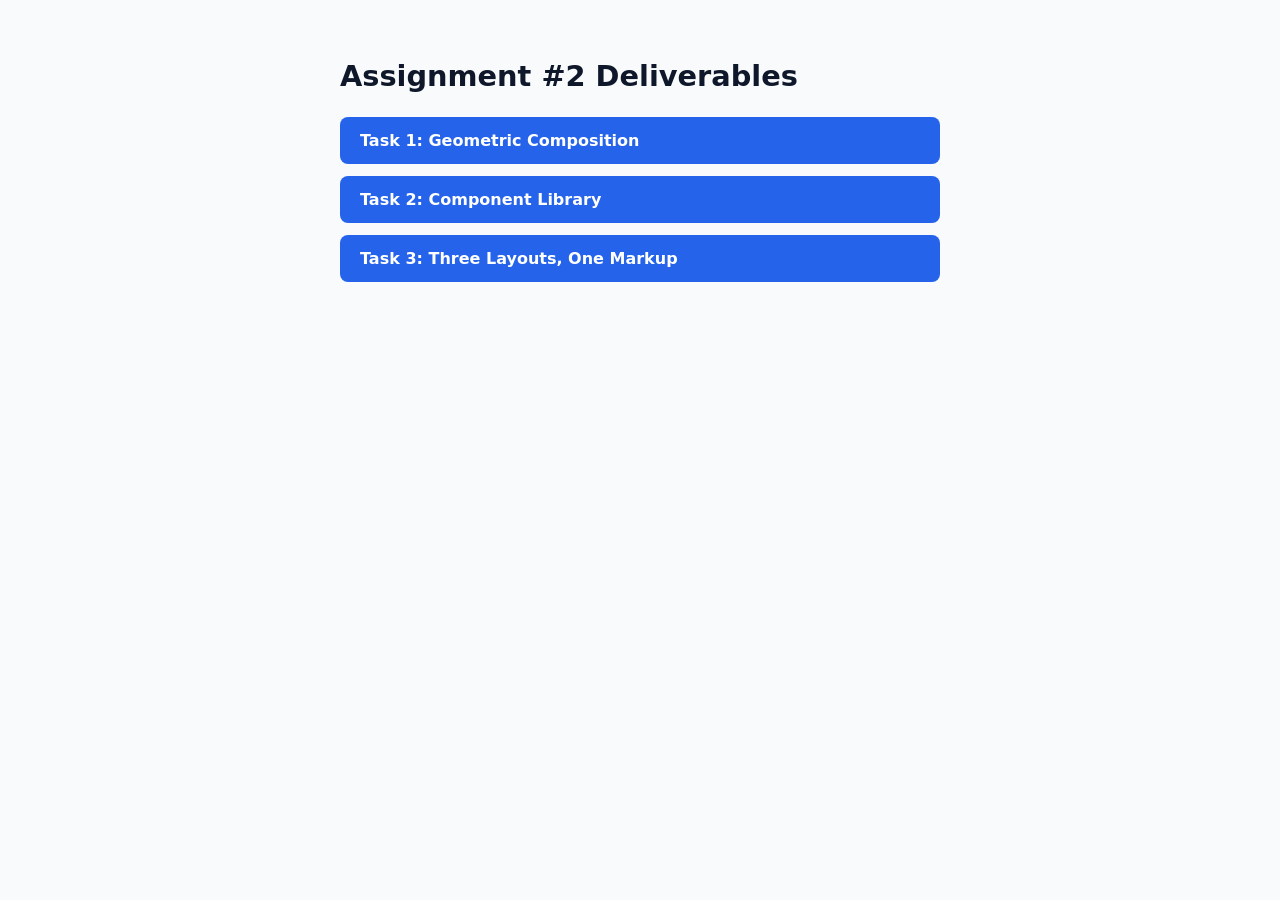
<file: index.html>
<!DOCTYPE html>
<html lang="ru">
<head>
  <meta charset="UTF-8">
  <meta name="viewport" content="width=device-width, initial-scale=1.0">
  <title>Assignment 2 Navigation</title>
  <style>
    body {
      font-family: system-ui, -apple-system, sans-serif;
      padding: 40px;
      background-color: #f8fafc;
      color: #0f172a;
      max-width: 600px;
      margin: 0 auto;
    }
    h1 {
      font-size: 1.8rem;
      margin-bottom: 24px;
    }
    ul {
      list-style: none;
      padding: 0;
    }
    li {
      margin-bottom: 12px;
    }
    a {
      display: block;
      padding: 14px 20px;
      background-color: #2563eb;
      color: white;
      text-decoration: none;
      border-radius: 8px;
      font-weight: 600;
      transition: background-color 0.2s;
    }
    a:hover {
      background-color: #1d4ed8;
    }
  </style>
</head>
<body>

  <h1>Assignment #2 Deliverables</h1>
  
  <ul>
    <li><a href="task1.html">Task 1: Geometric Composition</a></li>
    <li><a href="task2.html">Task 2: Component Library</a></li>
    <li><a href="task3.html">Task 3: Three Layouts, One Markup</a></li>
  </ul>

</body>
</html>
</file>
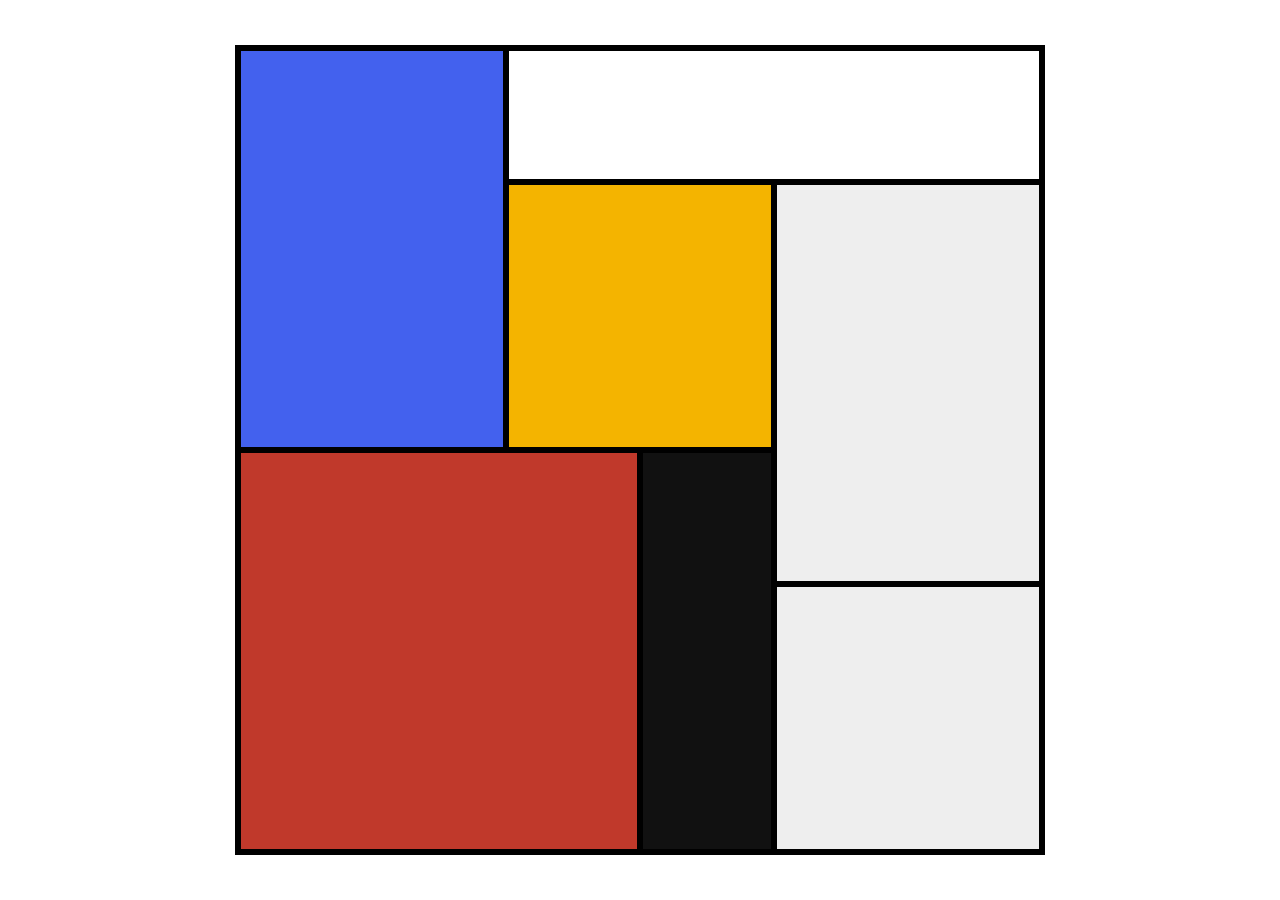
<file: task1.html>
<!DOCTYPE html>
<html lang="ru">
<head>
  <meta charset="UTF-8">
  <title>Task 1 — Grid Composition</title>
  <link rel="stylesheet" href="style.css">
</head>
<body>

  <div class="grid-art">
    <div class="blue"></div>
    <div class="gray-top"></div>
    <div class="yellow"></div>
    <div class="gray1"></div>
    <div class="red"></div>
    <div class="black"></div>
    <div class="gray2"></div>
  </div>

</body>
</html>
</file>
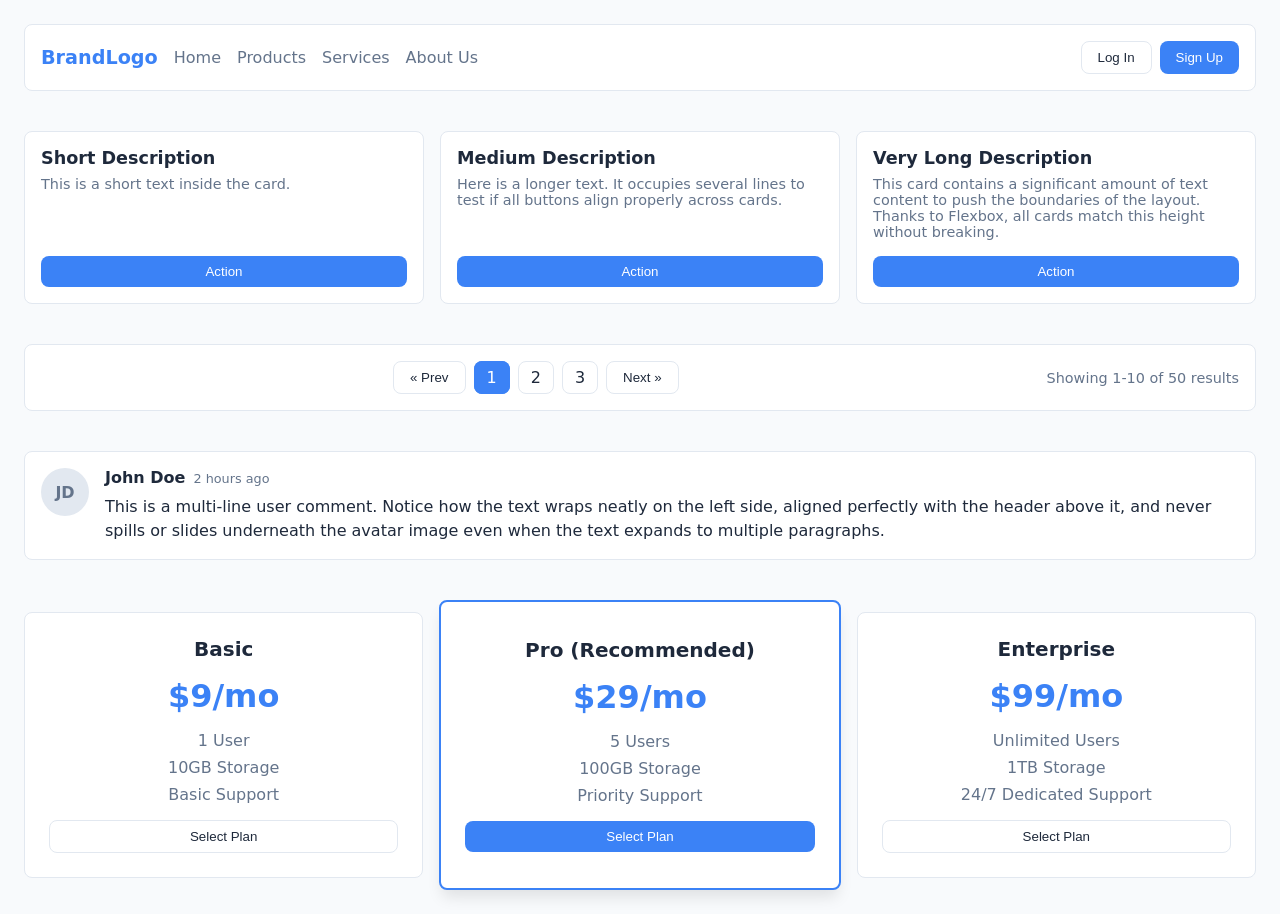
<file: task2.html>
<!DOCTYPE html>
<html lang="ru">
<head>
  <meta charset="UTF-8">
  <meta name="viewport" content="width=device-width, initial-scale=1.0">
  <title>Assignment 2 - Task 2 Component Library</title>
  <link rel="stylesheet" href="task2.css">
</head>
<body>

  <header class="navbar">
    <div class="navbar-logo">BrandLogo</div>
    <ul class="navbar-links">
      <li><a href="#">Home</a></li>
      <li><a href="#">Products</a></li>
      <li><a href="#">Services</a></li>
      <li><a href="#">About Us</a></li>
    </ul>
    <div class="navbar-actions">
      <button class="btn">Log In</button>
      <button class="btn btn-primary">Sign Up</button>
    </div>
  </header>


  <section class="cards-row">
    <div class="card">
      <h3 class="card-title">Short Description</h3>
      <p class="card-text">This is a short text inside the card.</p>
      <button class="btn btn-primary card-button">Action</button>
    </div>
    <div class="card">
      <h3 class="card-title">Medium Description</h3>
      <p class="card-text">Here is a longer text. It occupies several lines to test if all buttons align properly across cards.</p>
      <button class="btn btn-primary card-button">Action</button>
    </div>
    <div class="card">
      <h3 class="card-title">Very Long Description</h3>
      <p class="card-text">This card contains a significant amount of text content to push the boundaries of the layout. Thanks to Flexbox, all cards match this height without breaking.</p>
      <button class="btn btn-primary card-button">Action</button>
    </div>
  </section>


  <nav class="pagination-bar">
    <div class="pagination-controls">
      <button class="btn">&laquo; Prev</button>
      <ul class="page-numbers">
        <li><a href="#" class="page-link active">1</a></li>
        <li><a href="#" class="page-link">2</a></li>
        <li><a href="#" class="page-link">3</a></li>
      </ul>
      <button class="btn">Next &raquo;</button>
    </div>
    <span class="results-count">Showing 1-10 of 50 results</span>
  </nav>


  <article class="comment-block">
    <div class="avatar">JD</div>
    <div class="comment-content">
      <div class="comment-header">
        <span class="comment-author">John Doe</span>
        <span class="comment-date">2 hours ago</span>
      </div>
      <p class="comment-text">
        This is a multi-line user comment. Notice how the text wraps neatly on the left side, aligned perfectly with the header above it, and never spills or slides underneath the avatar image even when the text expands to multiple paragraphs.
      </p>
    </div>
  </article>

  <section class="pricing-table">
    <div class="price-card">
      <h3 class="price-title">Basic</h3>
      <div class="price-amount">$9/mo</div>
      <ul class="price-features">
        <li>1 User</li>
        <li>10GB Storage</li>
        <li>Basic Support</li>
      </ul>
      <button class="btn">Select Plan</button>
    </div>

    <div class="price-card recommended">
      <h3 class="price-title">Pro (Recommended)</h3>
      <div class="price-amount">$29/mo</div>
      <ul class="price-features">
        <li>5 Users</li>
        <li>100GB Storage</li>
        <li>Priority Support</li>
      </ul>
      <button class="btn btn-primary">Select Plan</button>
    </div>

    <div class="price-card">
      <h3 class="price-title">Enterprise</h3>
      <div class="price-amount">$99/mo</div>
      <ul class="price-features">
        <li>Unlimited Users</li>
        <li>1TB Storage</li>
        <li>24/7 Dedicated Support</li>
      </ul>
      <button class="btn">Select Plan</button>
    </div>
  </section>

</body>
</html>
</file>
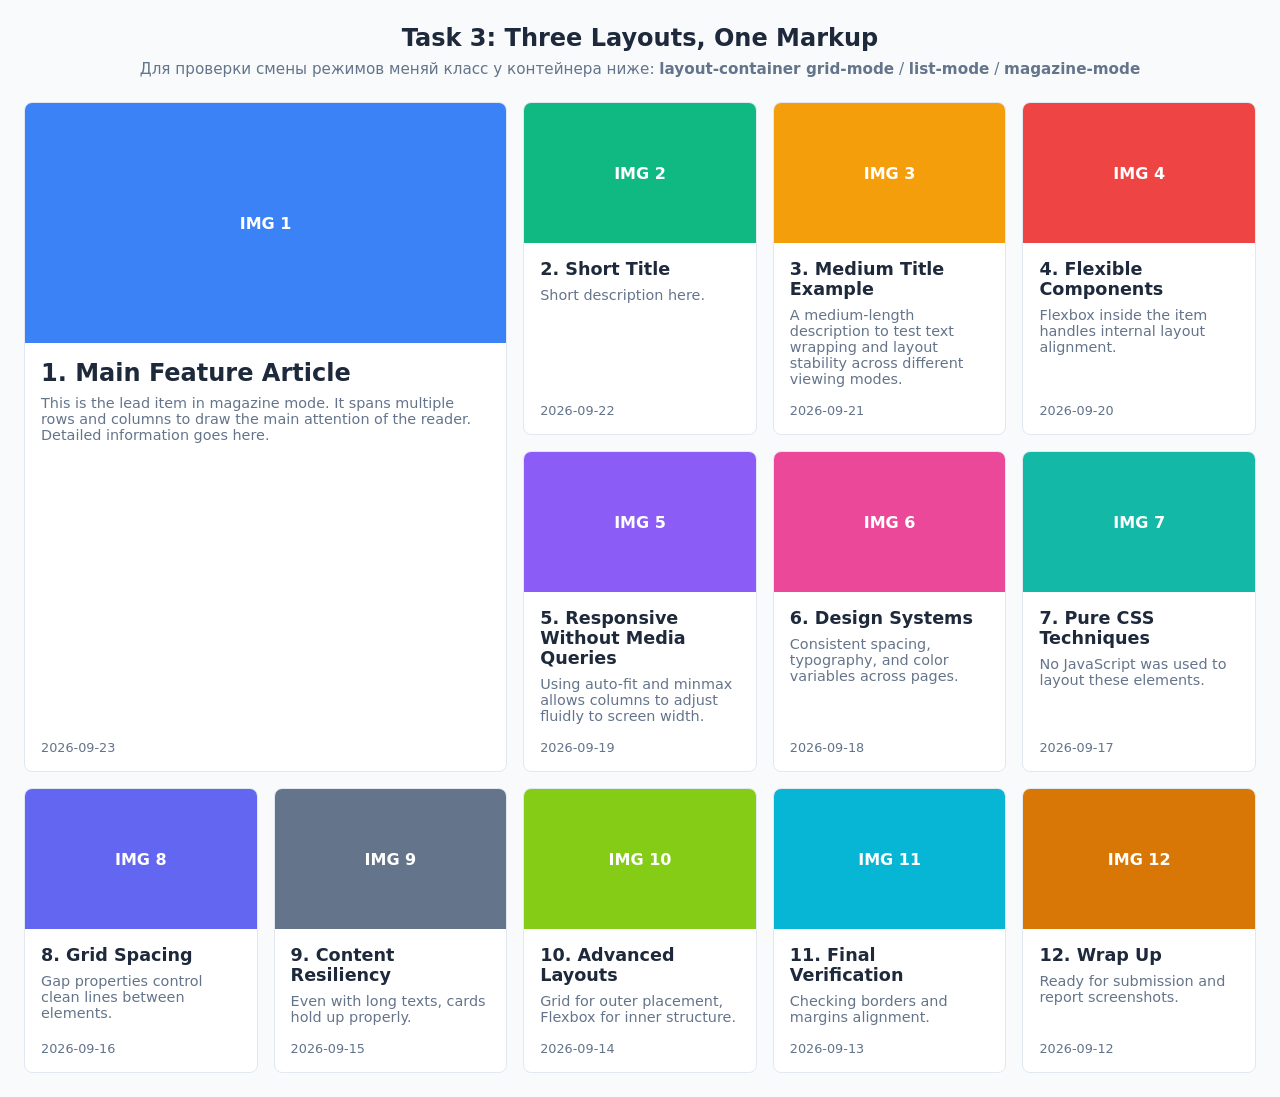
<file: task3.html>
<!DOCTYPE html>
<html lang="en">
<head>
  <meta charset="UTF-8">
  <meta name="viewport" content="width=device-width, initial-scale=1.0">
  <title>Task 3 - Three Layouts One Markup</title>
  <link rel="stylesheet" href="task3.css">
</head>
<body>

  <header class="header">
    <h1>Task 3: Three Layouts, One Markup</h1>
    <p>Для проверки смены режимов меняй класс у контейнера ниже: <b>layout-container grid-mode</b> / <b>list-mode</b> / <b>magazine-mode</b></p>
  </header>


 <main class="layout-container magazine-mode">

    <!-- Card 1 (Lead Item для Magazine mode) -->
    <article class="card lead-item">
      <div class="card-image" style="background-color: #3b82f6;">IMG 1</div>
      <div class="card-body">
        <h2 class="card-title">1. Main Feature Article</h2>
        <p class="card-text">This is the lead item in magazine mode. It spans multiple rows and columns to draw the main attention of the reader. Detailed information goes here.</p>
        <span class="card-date">2026-09-23</span>
      </div>
    </article>

    <!-- Card 2 -->
    <article class="card">
      <div class="card-image" style="background-color: #10b981;">IMG 2</div>
      <div class="card-body">
        <h2 class="card-title">2. Short Title</h2>
        <p class="card-text">Short description here.</p>
        <span class="card-date">2026-09-22</span>
      </div>
    </article>

    <!-- Card 3 -->
    <article class="card">
      <div class="card-image" style="background-color: #f59e0b;">IMG 3</div>
      <div class="card-body">
        <h2 class="card-title">3. Medium Title Example</h2>
        <p class="card-text">A medium-length description to test text wrapping and layout stability across different viewing modes.</p>
        <span class="card-date">2026-09-21</span>
      </div>
    </article>

    <!-- Card 4 -->
    <article class="card">
      <div class="card-image" style="background-color: #ef4444;">IMG 4</div>
      <div class="card-body">
        <h2 class="card-title">4. Flexible Components</h2>
        <p class="card-text">Flexbox inside the item handles internal layout alignment.</p>
        <span class="card-date">2026-09-20</span>
      </div>
    </article>

    <!-- Card 5 -->
    <article class="card">
      <div class="card-image" style="background-color: #8b5cf6;">IMG 5</div>
      <div class="card-body">
        <h2 class="card-title">5. Responsive Without Media Queries</h2>
        <p class="card-text">Using auto-fit and minmax allows columns to adjust fluidly to screen width.</p>
        <span class="card-date">2026-09-19</span>
      </div>
    </article>

    <!-- Card 6 -->
    <article class="card">
      <div class="card-image" style="background-color: #ec4899;">IMG 6</div>
      <div class="card-body">
        <h2 class="card-title">6. Design Systems</h2>
        <p class="card-text">Consistent spacing, typography, and color variables across pages.</p>
        <span class="card-date">2026-09-18</span>
      </div>
    </article>

    <!-- Card 7 -->
    <article class="card">
      <div class="card-image" style="background-color: #14b8a6;">IMG 7</div>
      <div class="card-body">
        <h2 class="card-title">7. Pure CSS Techniques</h2>
        <p class="card-text">No JavaScript was used to layout these elements.</p>
        <span class="card-date">2026-09-17</span>
      </div>
    </article>

    <!-- Card 8 -->
    <article class="card">
      <div class="card-image" style="background-color: #6366f1;">IMG 8</div>
      <div class="card-body">
        <h2 class="card-title">8. Grid Spacing</h2>
        <p class="card-text">Gap properties control clean lines between elements.</p>
        <span class="card-date">2026-09-16</span>
      </div>
    </article>

    <!-- Card 9 -->
    <article class="card">
      <div class="card-image" style="background-color: #64748b;">IMG 9</div>
      <div class="card-body">
        <h2 class="card-title">9. Content Resiliency</h2>
        <p class="card-text">Even with long texts, cards hold up properly.</p>
        <span class="card-date">2026-09-15</span>
      </div>
    </article>

    <!-- Card 10 -->
    <article class="card">
      <div class="card-image" style="background-color: #84cc16;">IMG 10</div>
      <div class="card-body">
        <h2 class="card-title">10. Advanced Layouts</h2>
        <p class="card-text">Grid for outer placement, Flexbox for inner structure.</p>
        <span class="card-date">2026-09-14</span>
      </div>
    </article>

    <!-- Card 11 -->
    <article class="card">
      <div class="card-image" style="background-color: #06b6d4;">IMG 11</div>
      <div class="card-body">
        <h2 class="card-title">11. Final Verification</h2>
        <p class="card-text">Checking borders and margins alignment.</p>
        <span class="card-date">2026-09-13</span>
      </div>
    </article>

    <!-- Card 12 -->
    <article class="card">
      <div class="card-image" style="background-color: #d97706;">IMG 12</div>
      <div class="card-body">
        <h2 class="card-title">12. Wrap Up</h2>
        <p class="card-text">Ready for submission and report screenshots.</p>
        <span class="card-date">2026-09-12</span>
      </div>
    </article>

  </main>

</body>
</html>
</file>
<file: style.css>
* {
  box-sizing: border-box;
  margin: 0;
  padding: 0;
}

body {
  display: flex;
  justify-content: center;
  align-items: center;
  min-height: 100vh;
  background: #fff;
}

.grid-art {
  display: grid;
  grid-template-columns: repeat(6, 1fr);
  grid-template-rows: repeat(6, 1fr);
  gap: 6px;
  background: black;
  aspect-ratio: 1;
  width: min(90vw, 90vh);
  /* Черная рамка снаружи со всех четырех сторон */
  border: 6px solid black;
}

.blue      { grid-column: 1 / 3; grid-row: 1 / 4; background: #4361ee; }
.gray-top  { grid-column: 3 / 7; grid-row: 1 / 2; background: #ffffff; }
.yellow    { grid-column: 3 / 5; grid-row: 2 / 4; background: #f4b400; }
.gray1     { grid-column: 5 / 7; grid-row: 2 / 5; background: #eee; }
.red       { grid-column: 1 / 4; grid-row: 4 / 7; background: #c0392b; }
.black     { grid-column: 4 / 5; grid-row: 4 / 7; background: #111; }
.gray2     { grid-column: 5 / 7; grid-row: 5 / 7; background: #eee; }
</file>
<file: task2.css>
:root {
  --primary-color: #3b82f6;
  --primary-hover: #2563eb;
  --bg-color: #f8fafc;
  --card-bg: #ffffff;
  --text-main: #1e293b;
  --text-muted: #64748b;
  --border-color: #e2e8f0;
  --radius: 8px;
  --spacing-sm: 8px;
  --spacing-md: 16px;
  --spacing-lg: 24px;
  --font-family: system-ui, -apple-system, sans-serif;
}

* {
  box-sizing: border-box;
  margin: 0;
  padding: 0;
}

body {
  font-family: var(--font-family);
  background-color: var(--bg-color);
  color: var(--text-main);
  padding: var(--spacing-lg);
  display: flex;
  flex-direction: column;
  gap: 40px;
}

.btn {
  padding: 8px 16px;
  border-radius: var(--radius);
  border: 1px solid var(--border-color);
  background-color: var(--card-bg);
  color: var(--text-main);
  cursor: pointer;
  font-weight: 500;
  white-space: nowrap;
}

.btn-primary {
  background-color: var(--primary-color);
  color: #fff;
  border: none;
}

.navbar {
  display: flex;
  align-items: center;
  gap: var(--spacing-md);
  background-color: var(--card-bg);
  padding: var(--spacing-md);
  border-radius: var(--radius);
  border: 1px solid var(--border-color);
}

.navbar-logo {
  font-weight: bold;
  font-size: 1.2rem;
  color: var(--primary-color);
}

.navbar-links {
  display: flex;
  gap: var(--spacing-md);
  list-style: none;
}

.navbar-links a {
  text-decoration: none;
  color: var(--text-muted);
}

.navbar-actions {
  margin-left: auto;
  display: flex;
  gap: var(--spacing-sm);
}

.cards-row {
  display: flex;
  gap: var(--spacing-md);
  align-items: stretch;
}

.card {
  flex: 1 1 0px;
  display: flex;
  flex-direction: column;
  background-color: var(--card-bg);
  padding: var(--spacing-md);
  border-radius: var(--radius);
  border: 1px solid var(--border-color);
}

.card-title {
  font-size: 1.1rem;
  margin-bottom: var(--spacing-sm);
}

.card-text {
  color: var(--text-muted);
  font-size: 0.9rem;
  margin-bottom: var(--spacing-md);
}

.card-button {
  margin-top: auto;
}

.pagination-bar {
  display: flex;
  align-items: center;
  justify-content: space-between;
  flex-wrap: wrap;
  gap: var(--spacing-md);
  background-color: var(--card-bg);
  padding: var(--spacing-md);
  border-radius: var(--radius);
  border: 1px solid var(--border-color);
}

.pagination-controls {
  display: flex;
  align-items: center;
  gap: var(--spacing-sm);
  
  margin-left: auto;
  margin-right: auto;
}

.page-numbers {
  display: flex;
  gap: var(--spacing-sm);
  list-style: none;
}

.page-link {
  padding: 6px 12px;
  border-radius: var(--radius);
  border: 1px solid var(--border-color);
  text-decoration: none;
  color: var(--text-main);
}

.page-link.active {
  background-color: var(--primary-color);
  color: white;
  border-color: var(--primary-color);
}

.results-count {
  color: var(--text-muted);
  font-size: 0.9rem;
}

.comment-block {
  display: flex;
  gap: var(--spacing-md);
  align-items: flex-start;
  background-color: var(--card-bg);
  padding: var(--spacing-md);
  border-radius: var(--radius);
  border: 1px solid var(--border-color);
}

.avatar {
  width: 48px;
  height: 48px;
  border-radius: 50%;
  flex-shrink: 0; 
  background-color: var(--border-color);
  display: flex;
  align-items: center;
  justify-content: center;
  font-weight: bold;
  color: var(--text-muted);
}

.comment-content {
  flex: 1; 
}

.comment-header {
  display: flex;
  gap: var(--spacing-sm);
  align-items: baseline;
  margin-bottom: var(--spacing-sm);
}

.comment-author {
  font-weight: bold;
}

.comment-date {
  font-size: 0.8rem;
  color: var(--text-muted);
}

.comment-text {
  color: var(--text-main);
  line-height: 1.5;
}

.pricing-table {
  display: flex;
  gap: var(--spacing-md);
  align-items: center; 
}

.price-card {
  flex: 1;
  display: flex;
  flex-direction: column;
  background-color: var(--card-bg);
  padding: var(--spacing-lg);
  border-radius: var(--radius);
  border: 1px solid var(--border-color);
  text-align: center;
  gap: var(--spacing-md);
}

.price-card.recommended {
  border: 2px solid var(--primary-color);
  padding: calc(var(--spacing-lg) * 1.5) var(--spacing-lg);
  box-shadow: 0 10px 15px -3px rgba(0, 0, 0, 0.1);
}

.price-title {
  font-size: 1.25rem;
}

.price-amount {
  font-size: 2rem;
  font-weight: bold;
  color: var(--primary-color);
}

.price-features {
  list-style: none;
  display: flex;
  flex-direction: column;
  gap: var(--spacing-sm);
  color: var(--text-muted);
}

.price-card .btn {
  margin-top: auto;
}
</file>
<file: task3.css>
:root {
  --bg-color: #f8fafc;
  --card-bg: #ffffff;
  --text-main: #1e293b;
  --text-muted: #64748b;
  --border-color: #e2e8f0;
  --radius: 8px;
  --gap: 16px;
  --font-family: system-ui, -apple-system, sans-serif;
}

* {
  box-sizing: border-box;
  margin: 0;
  padding: 0;
}

body {
  font-family: var(--font-family);
  background-color: var(--bg-color);
  color: var(--text-main);
  padding: 24px;
}

.header {
  margin-bottom: 24px;
  text-align: center;
}

.header h1 {
  font-size: 1.5rem;
  margin-bottom: 8px;
}

.header p {
  color: var(--text-muted);
  font-size: 0.95rem;
}

.card {
  background-color: var(--card-bg);
  border: 1px solid var(--border-color);
  border-radius: var(--radius);
  overflow: hidden;
  display: flex;
  flex-direction: column;
}

.card-image {
  height: 140px;
  display: flex;
  align-items: center;
  justify-content: center;
  color: white;
  font-weight: bold;
  flex-shrink: 0;
}

.card-body {
  padding: 16px;
  display: flex;
  flex-direction: column;
  flex: 1;
}

.card-title {
  font-size: 1.1rem;
  margin-bottom: 8px;
}

.card-text {
  font-size: 0.9rem;
  color: var(--text-muted);
  margin-bottom: 16px;
}

.card-date {
  font-size: 0.8rem;
  color: var(--text-muted);
  margin-top: auto; 
}

.layout-container.grid-mode {
  display: grid;
  grid-template-columns: repeat(auto-fit, minmax(260px, 1fr));
  gap: var(--gap);
}

.layout-container.list-mode {
  display: grid;
  grid-template-columns: 1fr;
  gap: 12px;
}

.layout-container.list-mode .card {
  flex-direction: row;
  align-items: center;
}

.layout-container.list-mode .card-image {
  width: 120px;
  height: 100%;
  min-height: 80px;
}

.layout-container.list-mode .card-body {
  flex-direction: row;
  align-items: center;
  justify-content: space-between;
  gap: 16px;
}

.layout-container.list-mode .card-text {
  margin-bottom: 0;
}

.layout-container.list-mode .card-date {
  margin-top: 0;
  white-space: nowrap; 
}


.layout-container.magazine-mode {
  display: grid;
  grid-template-columns: repeat(auto-fit, minmax(220px, 1fr));
  gap: var(--gap);
}

.layout-container.magazine-mode .lead-item {
  grid-column: span 2;
  grid-row: span 2;
}

.layout-container.magazine-mode .lead-item .card-image {
  height: 240px;
}

.layout-container.magazine-mode .lead-item .card-title {
  font-size: 1.5rem;
}
</file>
